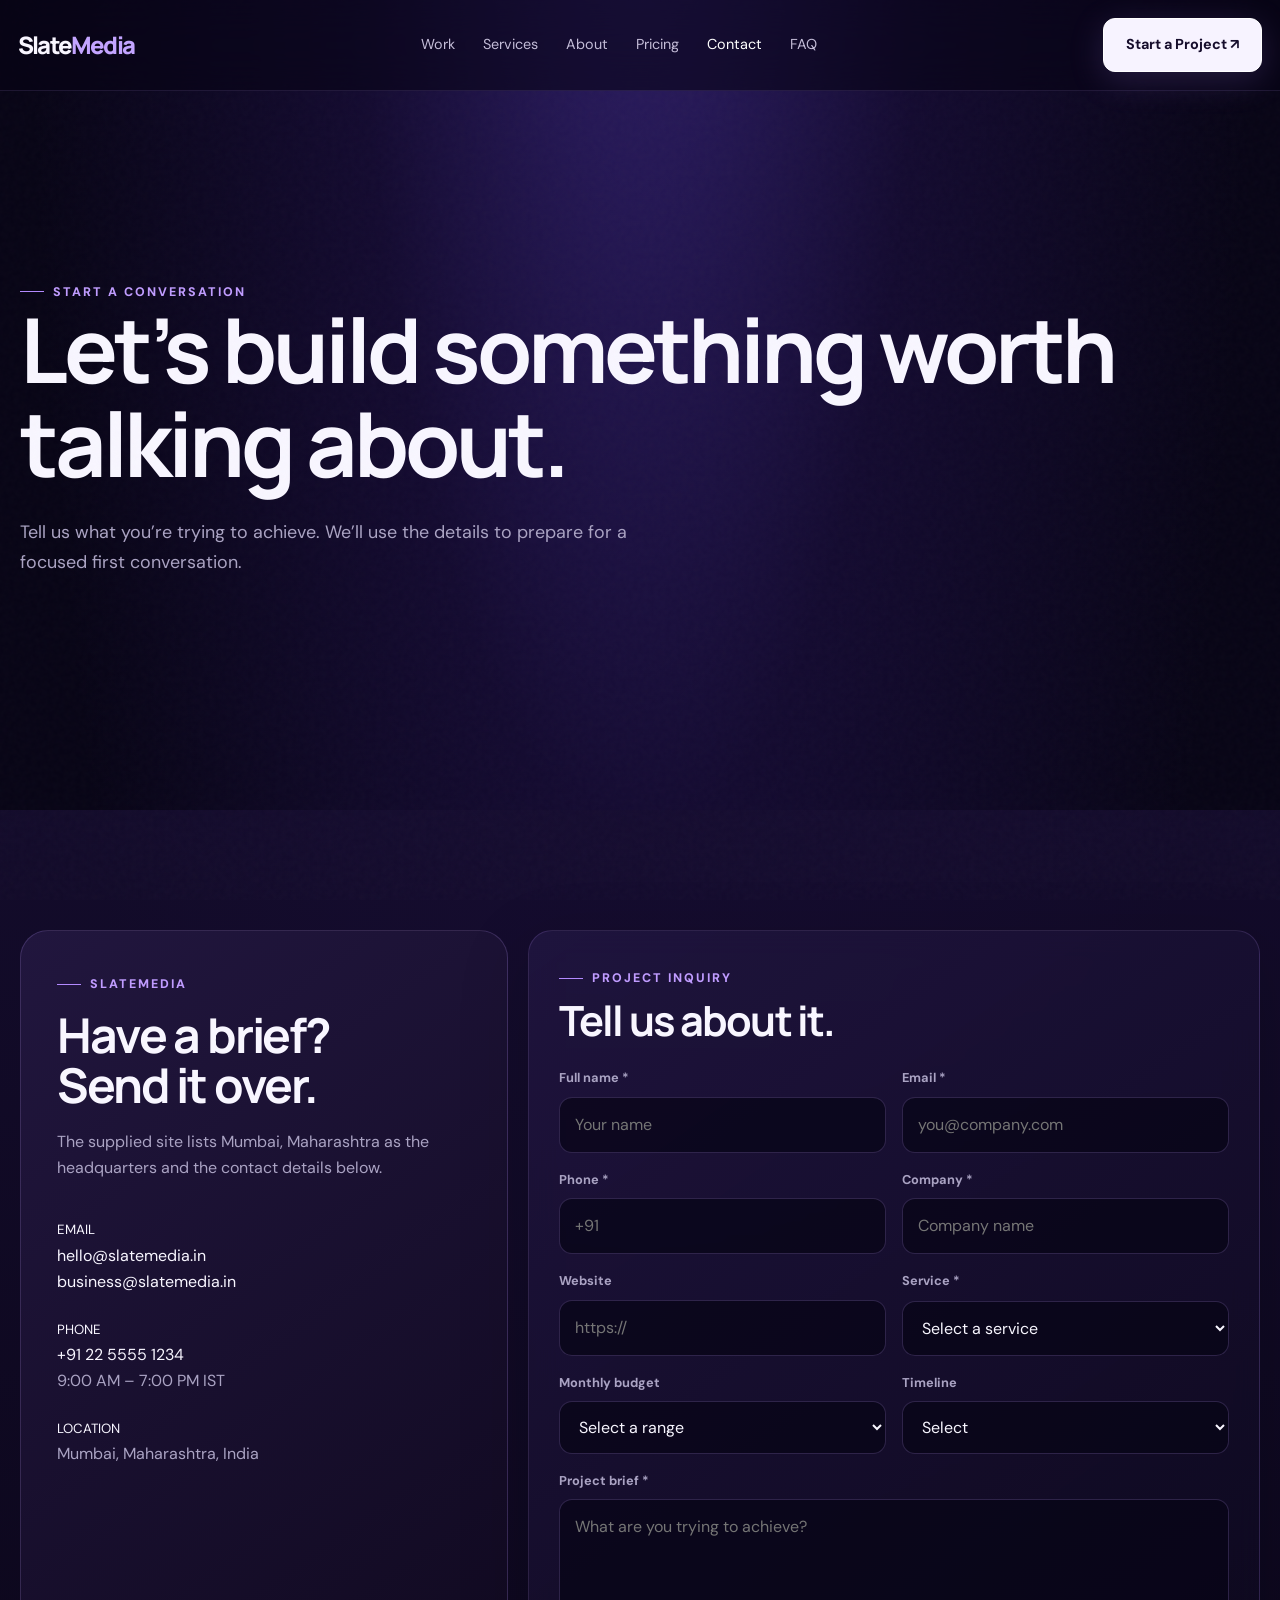
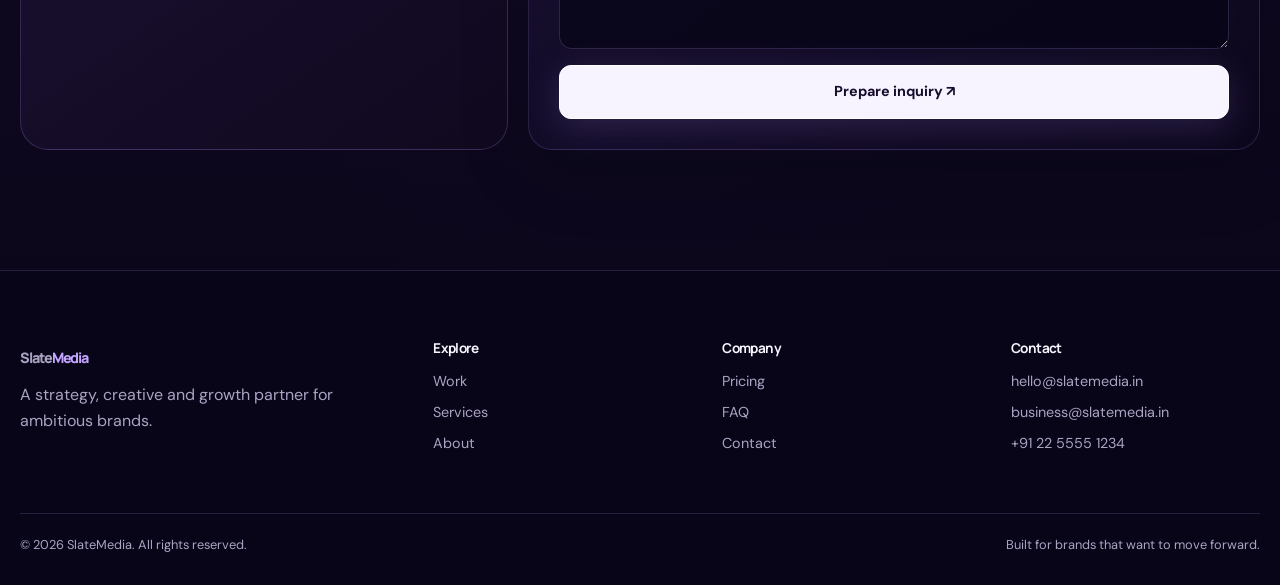
<file: SlateMedia-2.0/contact.html>
<!doctype html><html lang="en"><head><meta charset="utf-8"><meta name="viewport" content="width=device-width,initial-scale=1"><meta name="description" content="SlateMedia — premium digital marketing, creative and growth partner."><title>Contact — SlateMedia</title><link rel="stylesheet" href="css/style.css"></head><body><nav class="navbar"><div class="navbar-content"><a class="logo" href="index.html">Slate<span>Media</span></a><div class="nav-menu"><a href="index.html" class="">Work</a><a href="services.html" class="">Services</a><a href="about.html" class="">About</a><a href="pricing.html" class="">Pricing</a><a href="contact.html" class="active">Contact</a><a href="faq.html" class="">FAQ</a></div><div class="nav-actions"><a class="btn btn-primary" href="contact.html">Start a Project ↗</a><button class="mobile-menu-btn"><span></span><span></span><span></span></button></div></div></nav><div class="mobile-menu"><a href="index.html" class="">Work</a><a href="services.html" class="">Services</a><a href="about.html" class="">About</a><a href="pricing.html" class="">Pricing</a><a href="contact.html" class="active">Contact</a><a href="faq.html" class="">FAQ</a><a class="btn btn-primary" href="contact.html">Start a Project ↗</a></div><main><section class="hero"><div class="container"><div class="hero-copy reveal"><span class="eyebrow">Start a conversation</span><h1>Let’s build something worth talking about.</h1><p>Tell us what you’re trying to achieve. We’ll use the details to prepare for a focused first conversation.</p></div></div></section><section class="section alt"><div class="container"><div class="form-shell"><div class="contact-panel reveal"><span class="eyebrow">SlateMedia</span><h2 style="font-size:3rem;margin-top:15px">Have a brief?<br>Send it over.</h2><p style="margin-top:18px">The supplied site lists Mumbai, Maharashtra as the headquarters and the contact details below.</p><div class="contact-list"><div><small class="muted">EMAIL</small><a href="mailto:hello@slatemedia.in">hello@slatemedia.in</a><a href="mailto:business@slatemedia.in">business@slatemedia.in</a></div><div><small class="muted">PHONE</small><a href="tel:+912255551234">+91 22 5555 1234</a><p>9:00 AM – 7:00 PM IST</p></div><div><small class="muted">LOCATION</small><p>Mumbai, Maharashtra, India</p></div></div></div><div class="card reveal"><div class="section-head" style="margin-bottom:25px"><div><span class="eyebrow">Project inquiry</span><h2 style="font-size:2.6rem;margin-top:10px">Tell us about it.</h2></div></div><p id="packageNote" class="muted" style="margin-bottom:18px"></p><form id="contactForm"><input type="hidden" id="selectedPackage" name="selectedPackage"><div class="form-row"><div class="field"><label>Full name *</label><input id="fullName" name="fullName" required placeholder="Your name"></div><div class="field"><label>Email *</label><input id="email" name="email" type="email" required placeholder="you@company.com"></div></div><div class="form-row"><div class="field"><label>Phone *</label><input id="phone" name="phone" required placeholder="+91"></div><div class="field"><label>Company *</label><input id="company" name="company" required placeholder="Company name"></div></div><div class="form-row"><div class="field"><label>Website</label><input id="website" name="website" type="url" placeholder="https://"></div><div class="field"><label>Service *</label><select id="service" name="service" required><option value="">Select a service</option><option value="social-media">Social Media Marketing</option><option value="performance-marketing">Performance Marketing</option><option value="seo">SEO</option><option value="branding">Branding</option><option value="content-marketing">Content Marketing</option><option value="web-design">Web Design & Development</option></select></div></div><div class="form-row"><div class="field"><label>Monthly budget</label><select id="budget" name="budget"><option value="">Select a range</option><option>₹25K–₹50K</option><option>₹50K–₹1L</option><option>₹1L–₹2L</option><option>₹2L+</option><option>Not sure yet</option></select></div><div class="field"><label>Timeline</label><select id="timeline" name="timeline"><option value="">Select</option><option>ASAP</option><option>2–4 weeks</option><option>1–3 months</option><option>Flexible</option></select></div></div><div class="field"><label>Project brief *</label><textarea id="message" name="message" required placeholder="What are you trying to achieve?"></textarea></div><div id="formMessage" class="form-message"></div><button class="btn btn-primary" type="submit">Prepare inquiry ↗</button></form></div></div></div></section></main><footer><div class="container"><div class="footer-grid"><div><a class="logo" href="index.html">Slate<span>Media</span></a><p style="margin-top:15px;max-width:330px">A strategy, creative and growth partner for ambitious brands.</p></div><div><h4>Explore</h4><a href="index.html">Work</a><a href="services.html">Services</a><a href="about.html">About</a></div><div><h4>Company</h4><a href="pricing.html">Pricing</a><a href="faq.html">FAQ</a><a href="contact.html">Contact</a></div><div><h4>Contact</h4><a href="mailto:hello@slatemedia.in">hello@slatemedia.in</a><a href="mailto:business@slatemedia.in">business@slatemedia.in</a><a href="tel:+912255551234">+91 22 5555 1234</a></div></div><div class="footer-bottom"><span>© 2026 SlateMedia. All rights reserved.</span><span>Built for brands that want to move forward.</span></div></div></footer><script src="js/main.js"></script></body></html>
</file>
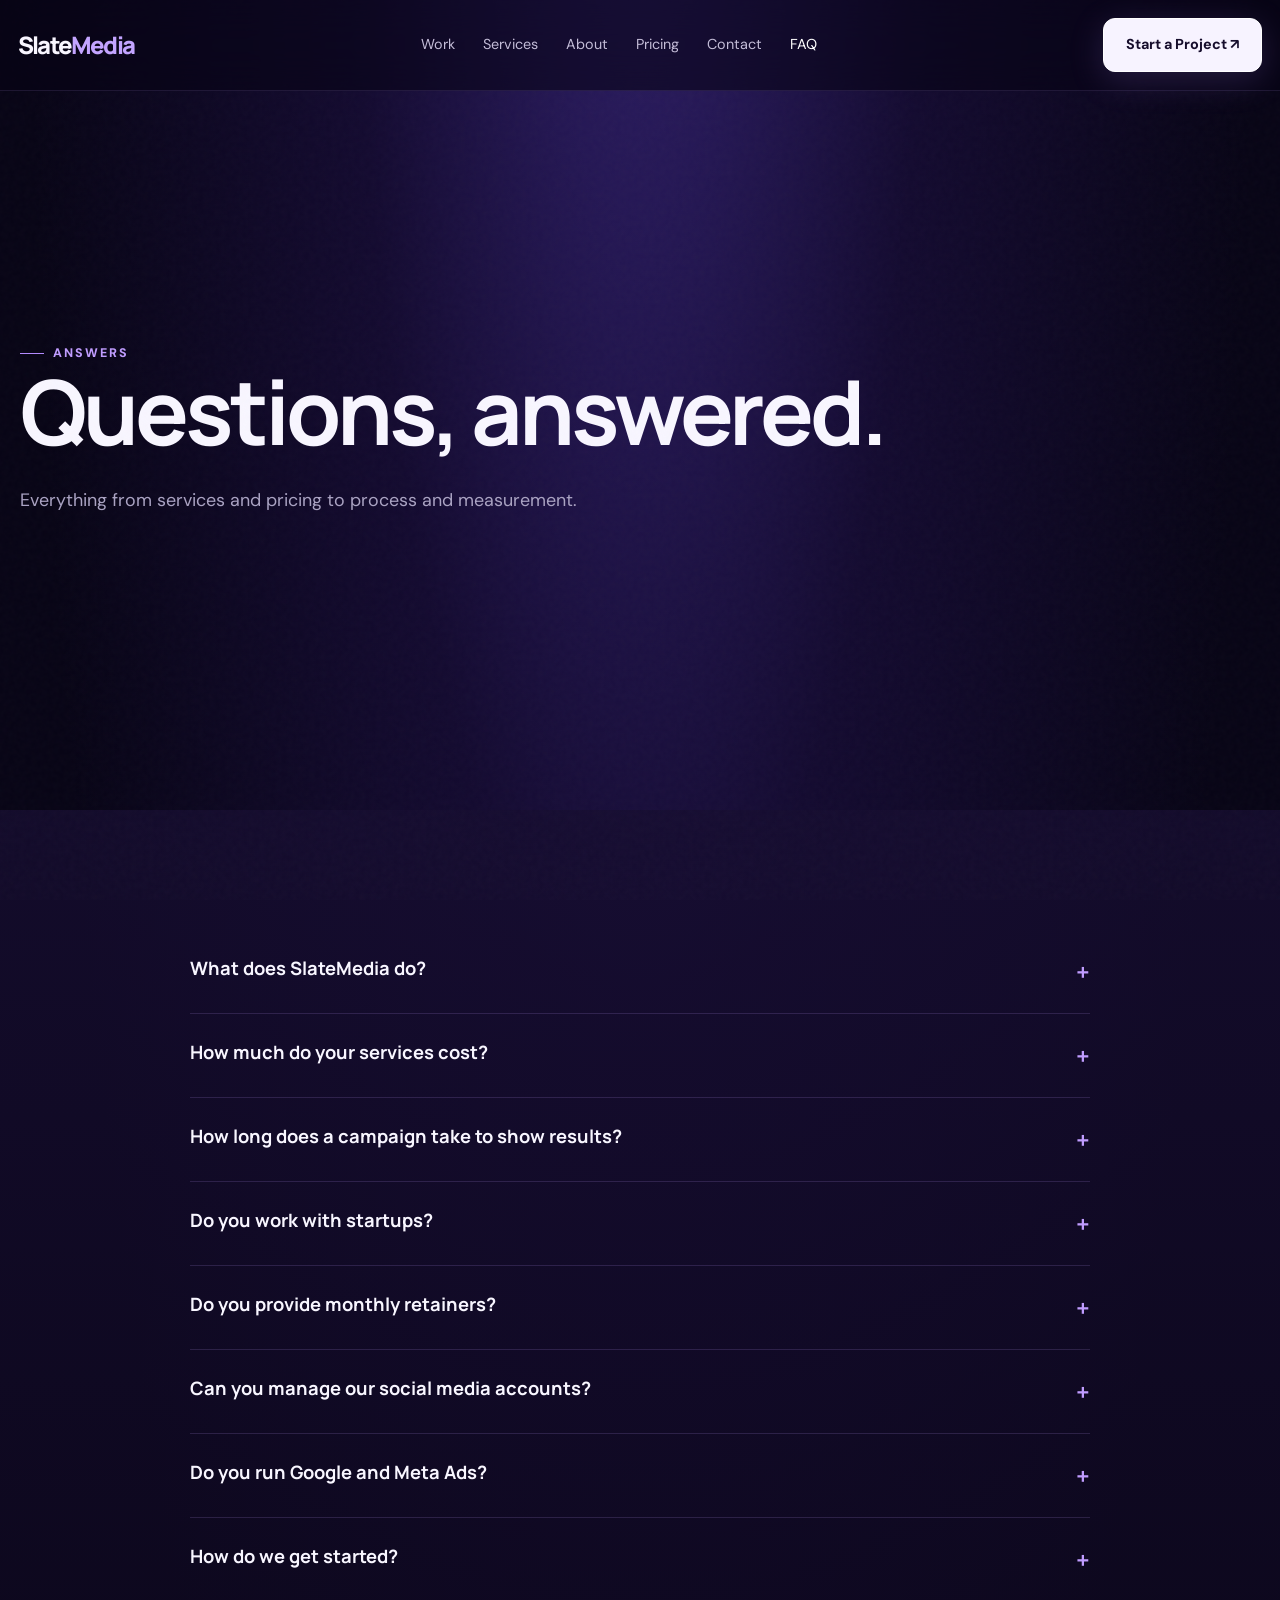
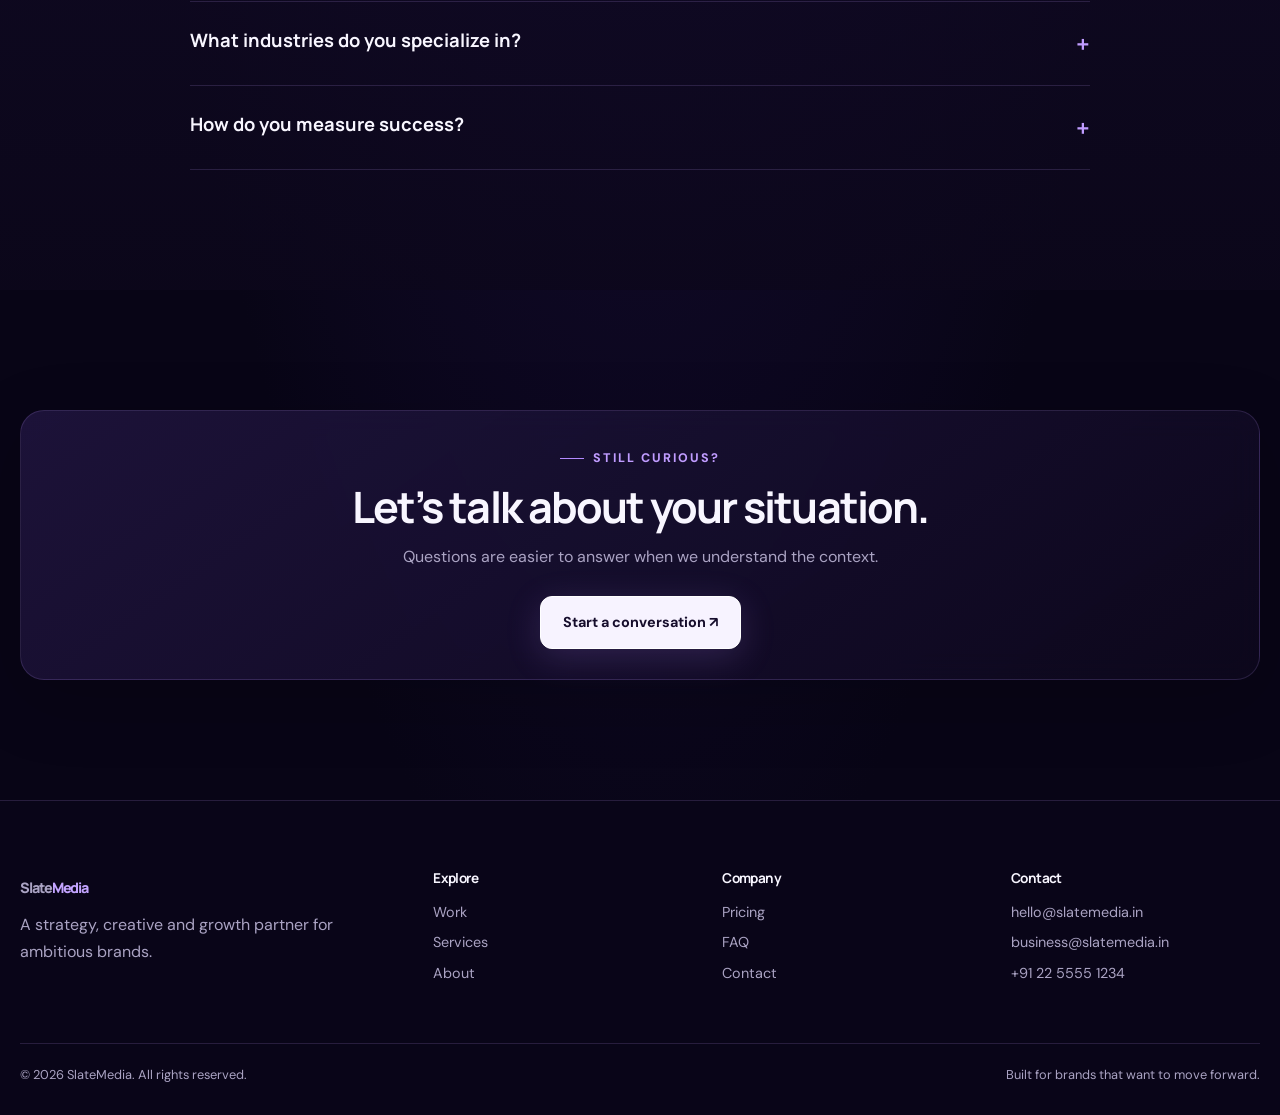
<file: SlateMedia-2.0/faq.html>
<!doctype html><html lang="en"><head><meta charset="utf-8"><meta name="viewport" content="width=device-width,initial-scale=1"><meta name="description" content="SlateMedia — premium digital marketing, creative and growth partner."><title>FAQ — SlateMedia</title><link rel="stylesheet" href="css/style.css"></head><body><nav class="navbar"><div class="navbar-content"><a class="logo" href="index.html">Slate<span>Media</span></a><div class="nav-menu"><a href="index.html" class="">Work</a><a href="services.html" class="">Services</a><a href="about.html" class="">About</a><a href="pricing.html" class="">Pricing</a><a href="contact.html" class="">Contact</a><a href="faq.html" class="active">FAQ</a></div><div class="nav-actions"><a class="btn btn-primary" href="contact.html">Start a Project ↗</a><button class="mobile-menu-btn"><span></span><span></span><span></span></button></div></div></nav><div class="mobile-menu"><a href="index.html" class="">Work</a><a href="services.html" class="">Services</a><a href="about.html" class="">About</a><a href="pricing.html" class="">Pricing</a><a href="contact.html" class="">Contact</a><a href="faq.html" class="active">FAQ</a><a class="btn btn-primary" href="contact.html">Start a Project ↗</a></div><main><section class="hero"><div class="container"><div class="hero-copy reveal"><span class="eyebrow">Answers</span><h1>Questions, answered.</h1><p>Everything from services and pricing to process and measurement.</p></div></div></section><section class="section alt"><div class="container"><div class="faq reveal"><div class='faq-item'><button class='faq-q'>What does SlateMedia do?<span>+</span></button><div class='faq-a'><div><p style='padding:0 0 25px'>SlateMedia is positioned as a premium digital marketing agency covering Social Media Marketing, Performance Marketing, SEO, Branding, Content Marketing, and Web Design & Development.</p></div></div></div><div class='faq-item'><button class='faq-q'>How much do your services cost?<span>+</span></button><div class='faq-a'><div><p style='padding:0 0 25px'>The supplied pricing model starts at ₹25,000/month for Starter, ₹75,000/month for Growth and ₹150,000/month for Scale. Custom plans are also available.</p></div></div></div><div class='faq-item'><button class='faq-q'>How long does a campaign take to show results?<span>+</span></button><div class='faq-a'><div><p style='padding:0 0 25px'>The supplied site notes that paid advertising can show initial results within days, while SEO and brand-building efforts generally require a longer runway. Actual timelines depend on goals, market and execution.</p></div></div></div><div class='faq-item'><button class='faq-q'>Do you work with startups?<span>+</span></button><div class='faq-a'><div><p style='padding:0 0 25px'>Yes. The supplied site says SlateMedia works with businesses from funded startups to established enterprises.</p></div></div></div><div class='faq-item'><button class='faq-q'>Do you provide monthly retainers?<span>+</span></button><div class='faq-a'><div><p style='padding:0 0 25px'>Yes. The supplied site describes its services as monthly retainers designed around consistent execution, optimization and accountability.</p></div></div></div><div class='faq-item'><button class='faq-q'>Can you manage our social media accounts?<span>+</span></button><div class='faq-a'><div><p style='padding:0 0 25px'>Yes. The service offering includes strategy, content creation, community management, paid advertising and analytics across major social platforms.</p></div></div></div><div class='faq-item'><button class='faq-q'>Do you run Google and Meta Ads?<span>+</span></button><div class='faq-a'><div><p style='padding:0 0 25px'>Yes. Performance Marketing includes Google Ads and Meta Ads management in the supplied service offering.</p></div></div></div><div class='faq-item'><button class='faq-q'>How do we get started?<span>+</span></button><div class='faq-a'><div><p style='padding:0 0 25px'>The supplied process is: submit a project inquiry, schedule a discovery call, receive a customized proposal and strategy, then begin onboarding and campaign launch.</p></div></div></div><div class='faq-item'><button class='faq-q'>What industries do you specialize in?<span>+</span></button><div class='faq-a'><div><p style='padding:0 0 25px'>The supplied site lists e-commerce, technology, finance, healthcare, luxury goods, professional services and consumer brands, while noting that the approach is adaptable.</p></div></div></div><div class='faq-item'><button class='faq-q'>How do you measure success?<span>+</span></button><div class='faq-a'><div><p style='padding:0 0 25px'>The supplied site lists business-specific KPIs such as ROI, ROAS, conversion rate, lead quality, organic traffic, engagement and revenue growth.</p></div></div></div></div></div></section><section class="section"><div class="container"><div class="card" style="text-align:center"><span class="eyebrow">Still curious?</span><h2 style="font-size:2.7rem;margin:15px 0">Let’s talk about your situation.</h2><p>Questions are easier to answer when we understand the context.</p><a class="btn btn-primary" style="margin-top:25px" href="contact.html">Start a conversation ↗</a></div></div></section></main><footer><div class="container"><div class="footer-grid"><div><a class="logo" href="index.html">Slate<span>Media</span></a><p style="margin-top:15px;max-width:330px">A strategy, creative and growth partner for ambitious brands.</p></div><div><h4>Explore</h4><a href="index.html">Work</a><a href="services.html">Services</a><a href="about.html">About</a></div><div><h4>Company</h4><a href="pricing.html">Pricing</a><a href="faq.html">FAQ</a><a href="contact.html">Contact</a></div><div><h4>Contact</h4><a href="mailto:hello@slatemedia.in">hello@slatemedia.in</a><a href="mailto:business@slatemedia.in">business@slatemedia.in</a><a href="tel:+912255551234">+91 22 5555 1234</a></div></div><div class="footer-bottom"><span>© 2026 SlateMedia. All rights reserved.</span><span>Built for brands that want to move forward.</span></div></div></footer><script src="js/main.js"></script></body></html>
</file>
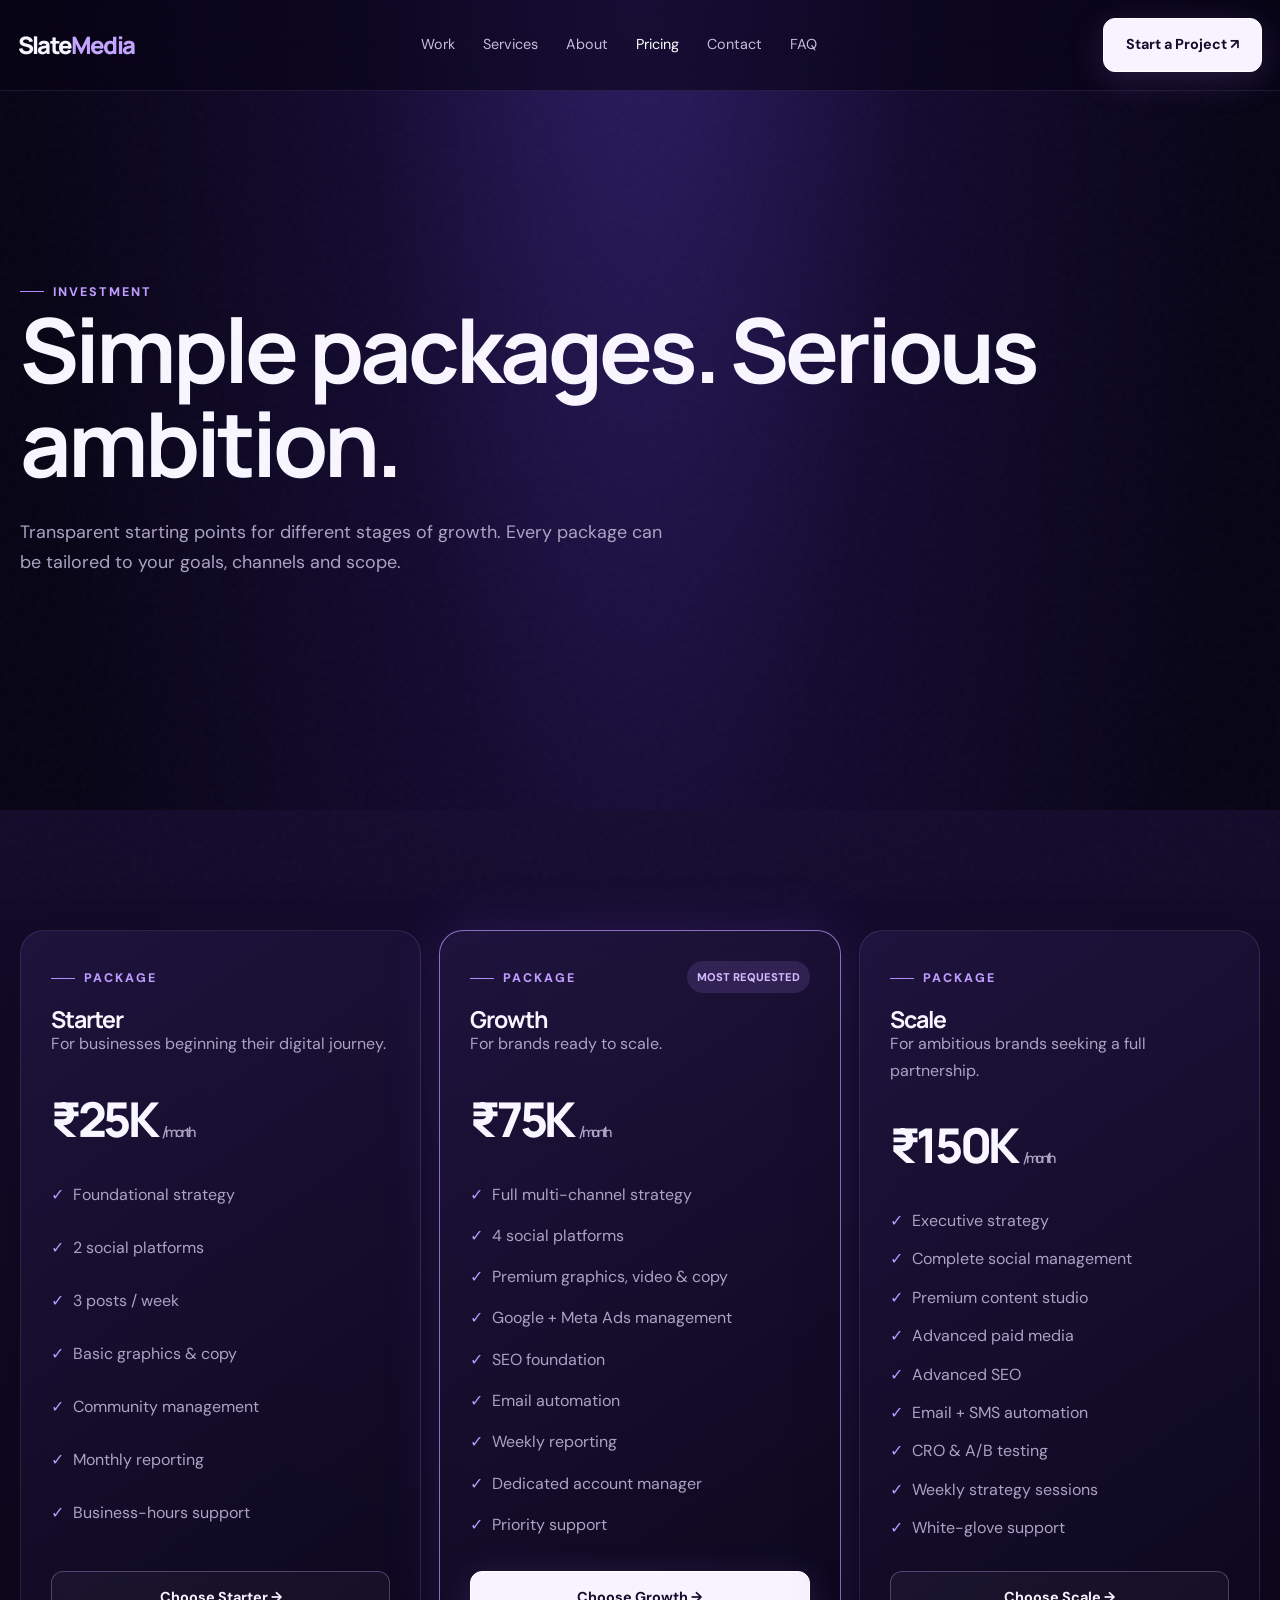
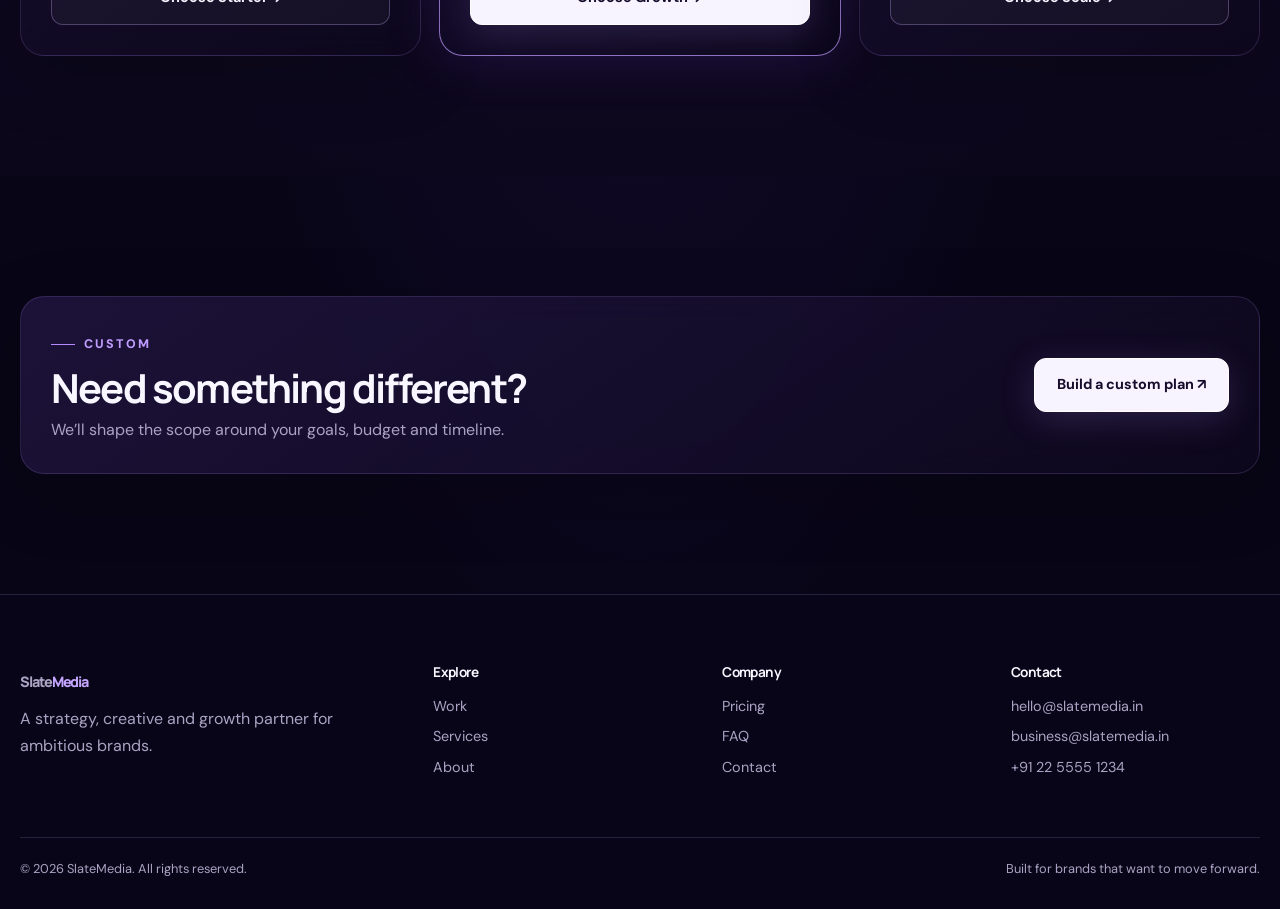
<file: SlateMedia-2.0/pricing.html>
<!doctype html><html lang="en"><head><meta charset="utf-8"><meta name="viewport" content="width=device-width,initial-scale=1"><meta name="description" content="SlateMedia — premium digital marketing, creative and growth partner."><title>Pricing — SlateMedia</title><link rel="stylesheet" href="css/style.css"></head><body><nav class="navbar"><div class="navbar-content"><a class="logo" href="index.html">Slate<span>Media</span></a><div class="nav-menu"><a href="index.html" class="">Work</a><a href="services.html" class="">Services</a><a href="about.html" class="">About</a><a href="pricing.html" class="active">Pricing</a><a href="contact.html" class="">Contact</a><a href="faq.html" class="">FAQ</a></div><div class="nav-actions"><a class="btn btn-primary" href="contact.html">Start a Project ↗</a><button class="mobile-menu-btn"><span></span><span></span><span></span></button></div></div></nav><div class="mobile-menu"><a href="index.html" class="">Work</a><a href="services.html" class="">Services</a><a href="about.html" class="">About</a><a href="pricing.html" class="active">Pricing</a><a href="contact.html" class="">Contact</a><a href="faq.html" class="">FAQ</a><a class="btn btn-primary" href="contact.html">Start a Project ↗</a></div><main><section class="hero"><div class="container"><div class="hero-copy reveal"><span class="eyebrow">Investment</span><h1>Simple packages. Serious ambition.</h1><p>Transparent starting points for different stages of growth. Every package can be tailored to your goals, channels and scope.</p></div></div></section><section class="section alt"><div class="container"><div class="pricing-grid"><div class="card price-card  reveal"><div class="price-top"><div><span class="eyebrow">Package</span><h3 style="margin-top:18px">Starter</h3></div></div><p>For businesses beginning their digital journey.</p><div class="price">₹25K <small>/ month</small></div><ul class="feature-list"><li>Foundational strategy</li><li>2 social platforms</li><li>3 posts / week</li><li>Basic graphics & copy</li><li>Community management</li><li>Monthly reporting</li><li>Business-hours support</li></ul><a class="btn btn-ghost" href="contact.html?package=starter">Choose Starter →</a></div><div class="card price-card featured reveal"><div class="price-top"><div><span class="eyebrow">Package</span><h3 style="margin-top:18px">Growth</h3></div><span class='pill'>MOST REQUESTED</span></div><p>For brands ready to scale.</p><div class="price">₹75K <small>/ month</small></div><ul class="feature-list"><li>Full multi-channel strategy</li><li>4 social platforms</li><li>Premium graphics, video & copy</li><li>Google + Meta Ads management</li><li>SEO foundation</li><li>Email automation</li><li>Weekly reporting</li><li>Dedicated account manager</li><li>Priority support</li></ul><a class="btn btn-primary" href="contact.html?package=growth">Choose Growth →</a></div><div class="card price-card  reveal"><div class="price-top"><div><span class="eyebrow">Package</span><h3 style="margin-top:18px">Scale</h3></div></div><p>For ambitious brands seeking a full partnership.</p><div class="price">₹150K <small>/ month</small></div><ul class="feature-list"><li>Executive strategy</li><li>Complete social management</li><li>Premium content studio</li><li>Advanced paid media</li><li>Advanced SEO</li><li>Email + SMS automation</li><li>CRO & A/B testing</li><li>Weekly strategy sessions</li><li>White-glove support</li></ul><a class="btn btn-ghost" href="contact.html?package=scale">Choose Scale →</a></div></div></div></section><section class="section"><div class="container"><div class="card reveal" style="display:flex;justify-content:space-between;align-items:center;gap:25px;flex-wrap:wrap"><div><span class="eyebrow">Custom</span><h2 style="font-size:2.5rem;margin-top:12px">Need something different?</h2><p style="margin-top:8px">We’ll shape the scope around your goals, budget and timeline.</p></div><a class="btn btn-primary" href="contact.html?package=custom">Build a custom plan ↗</a></div></div></section></main><footer><div class="container"><div class="footer-grid"><div><a class="logo" href="index.html">Slate<span>Media</span></a><p style="margin-top:15px;max-width:330px">A strategy, creative and growth partner for ambitious brands.</p></div><div><h4>Explore</h4><a href="index.html">Work</a><a href="services.html">Services</a><a href="about.html">About</a></div><div><h4>Company</h4><a href="pricing.html">Pricing</a><a href="faq.html">FAQ</a><a href="contact.html">Contact</a></div><div><h4>Contact</h4><a href="mailto:hello@slatemedia.in">hello@slatemedia.in</a><a href="mailto:business@slatemedia.in">business@slatemedia.in</a><a href="tel:+912255551234">+91 22 5555 1234</a></div></div><div class="footer-bottom"><span>© 2026 SlateMedia. All rights reserved.</span><span>Built for brands that want to move forward.</span></div></div></footer><script src="js/main.js"></script></body></html>
</file>
<file: SlateMedia-2.0/css/style.css>
@import url('https://fonts.googleapis.com/css2?family=DM+Sans:wght@400;500;600;700&family=Manrope:wght@500;600;700;800&display=swap');
:root{--bg:#08090b;--bg2:#0d0f12;--surface:#111419;--text:#f4f5f7;--muted:#9ca3af;--line:rgba(255,255,255,.1);--accent:#d8ff62;--max:1240px;--radius:24px}
*{box-sizing:border-box;margin:0;padding:0}html{scroll-behavior:smooth}body{font-family:"DM Sans",sans-serif;background:var(--bg);color:var(--text);line-height:1.65;overflow-x:hidden}body.light{--bg:#f6f7f4;--bg2:#fff;--surface:#fff;--text:#10120f;--muted:#5e665c;--line:rgba(0,0,0,.1)}a{color:inherit;text-decoration:none}img{max-width:100%;display:block}button,input,select,textarea{font:inherit}button{cursor:pointer}.container{width:min(var(--max),calc(100% - 40px));margin:auto}.section{padding:120px 0}.section.alt{background:var(--bg2)}.eyebrow{display:inline-flex;align-items:center;gap:9px;color:var(--accent);font-size:.78rem;font-weight:800;letter-spacing:.16em;text-transform:uppercase}.eyebrow:before{content:"";width:24px;height:1px;background:var(--accent)}h1,h2,h3,h4{font-family:Manrope,sans-serif;line-height:1.05;letter-spacing:-.045em}h1{font-size:clamp(3.4rem,7vw,7.5rem)}h2{font-size:clamp(2.3rem,4.5vw,4.8rem)}h3{font-size:1.45rem}p{color:var(--muted)}.section-head{display:flex;justify-content:space-between;align-items:end;gap:30px;margin-bottom:55px}.section-head p{max-width:560px}
.navbar{position:fixed;top:0;left:0;right:0;z-index:1000;padding:18px 0;background:rgba(8,9,11,.68);backdrop-filter:blur(20px);border-bottom:1px solid transparent;transition:.3s}.navbar.scrolled{border-color:var(--line);background:rgba(8,9,11,.88)}.navbar-content{width:min(1340px,calc(100% - 36px));margin:auto;display:flex;align-items:center;justify-content:space-between;gap:20px}.logo{font:800 1.35rem Manrope;letter-spacing:-.06em}.logo span{color:var(--accent)}.nav-menu{display:flex;gap:28px;align-items:center}.nav-menu a{font-size:.9rem;color:var(--muted);transition:.25s}.nav-menu a:hover,.nav-menu a.active{color:var(--text)}.nav-actions{display:flex;align-items:center;gap:10px}.icon-btn{width:42px;height:42px;border:1px solid var(--line);background:transparent;color:var(--text);border-radius:50%}.btn{display:inline-flex;align-items:center;justify-content:center;gap:9px;padding:13px 19px;border-radius:999px;border:1px solid var(--line);font-weight:700;font-size:.9rem;transition:.25s}.btn:hover{transform:translateY(-2px)}.btn-primary{background:var(--accent);color:#10120b;border-color:var(--accent)}.btn-ghost{background:rgba(255,255,255,.035)}.mobile-menu-btn{display:none;background:transparent;border:0;color:var(--text);width:42px;height:42px}.mobile-menu-btn span{display:block;width:22px;height:2px;background:currentColor;margin:5px auto}.mobile-menu{display:none}
.hero{min-height:90vh;display:flex;align-items:center;padding:150px 0 80px;position:relative}.hero-grid{display:grid;grid-template-columns:1.05fr .95fr;gap:70px;align-items:center}.hero-copy p{font-size:1.12rem;max-width:650px;margin:28px 0}.hero-actions{display:flex;flex-wrap:wrap;gap:12px}.hero-visual{position:relative;min-height:540px}.hero-card{position:absolute;inset:30px 0 0 20px;border:1px solid var(--line);border-radius:32px;overflow:hidden;background:#101217;box-shadow:0 30px 90px rgba(0,0,0,.38)}.hero-card img{width:100%;height:100%;object-fit:cover;opacity:.62}.hero-card:after{content:"";position:absolute;inset:0;background:linear-gradient(145deg,transparent 35%,rgba(216,255,98,.12))}.floating-stat{position:absolute;z-index:2;padding:20px;border:1px solid var(--line);background:rgba(13,15,18,.86);backdrop-filter:blur(16px);border-radius:18px}.floating-stat.one{top:5%;right:-5%}.floating-stat.two{bottom:6%;left:-6%}.floating-stat strong{font:800 2rem Manrope;display:block}.floating-stat span{font-size:.78rem;color:var(--muted)}.marquee{border-block:1px solid var(--line);overflow:hidden;white-space:nowrap}.marquee-track{display:inline-flex;gap:60px;padding:22px 0;animation:marquee 25s linear infinite}.marquee b{font:800 1rem Manrope;color:#707782;letter-spacing:.08em}@keyframes marquee{to{transform:translateX(-50%)}}
.grid-3{display:grid;grid-template-columns:repeat(3,1fr);gap:18px}.grid-2{display:grid;grid-template-columns:repeat(2,1fr);gap:18px}.card{background:var(--surface);border:1px solid var(--line);border-radius:var(--radius);padding:30px;transition:.3s}.card:hover{transform:translateY(-5px);border-color:rgba(216,255,98,.28);box-shadow:0 30px 90px rgba(0,0,0,.25)}.service-card{min-height:310px;display:flex;flex-direction:column;justify-content:space-between}.service-no{font:700 .75rem Manrope;color:var(--accent);letter-spacing:.15em}.service-card h3{margin:35px 0 10px;font-size:1.65rem}.service-card .arrow{font-size:1.4rem;color:var(--accent);align-self:flex-end}.stat-grid{display:grid;grid-template-columns:repeat(4,1fr);border:1px solid var(--line);border-radius:28px;overflow:hidden}.stat{padding:38px;border-right:1px solid var(--line)}.stat:last-child{border-right:0}.stat strong{font:800 clamp(2rem,4vw,4rem) Manrope;display:block;letter-spacing:-.07em}.stat span{color:var(--muted)}
.work-grid{display:grid;grid-template-columns:repeat(2,1fr);gap:24px}.work-card{overflow:hidden;border:1px solid var(--line);border-radius:28px;background:var(--surface);transition:.3s}.work-card:hover{transform:translateY(-5px);box-shadow:0 30px 90px rgba(0,0,0,.35)}.work-image{height:360px;position:relative;overflow:hidden}.work-image img{width:100%;height:100%;object-fit:cover;transition:.7s}.work-card:hover .work-image img{transform:scale(1.05)}.tag{position:absolute;left:18px;top:18px;padding:8px 11px;border-radius:999px;background:rgba(8,9,11,.72);backdrop-filter:blur(10px);font-size:.72rem;border:1px solid var(--line)}.work-content{padding:28px}.work-content h3{margin-bottom:8px}.work-content p{margin-bottom:18px}.work-link{font-weight:700;color:var(--accent)}.process{display:grid;grid-template-columns:repeat(6,1fr);gap:12px}.process .card{padding:22px}.process-no{color:var(--accent);font-weight:800;font-size:.8rem}.process h3{margin:22px 0 8px;font-size:1.15rem}.split{display:grid;grid-template-columns:1fr 1fr;gap:60px;align-items:center}.image-panel{min-height:560px;border-radius:30px;overflow:hidden;border:1px solid var(--line)}.image-panel img{width:100%;height:100%;object-fit:cover}.list{display:grid;gap:15px;margin-top:28px}.list li{list-style:none;display:flex;gap:12px;color:var(--muted)}.list li:before{content:"↗";color:var(--accent)}
.pricing-grid{display:grid;grid-template-columns:repeat(3,1fr);gap:18px}.price-card{display:flex;flex-direction:column}.price-card.featured{border-color:rgba(216,255,98,.45)}.price-top{display:flex;justify-content:space-between;align-items:start}.pill{padding:7px 10px;background:rgba(216,255,98,.12);color:var(--accent);border-radius:999px;font-size:.7rem;font-weight:800}.price{font:800 3rem Manrope;letter-spacing:-.07em;margin:28px 0 6px}.price small{font:500 .9rem "DM Sans";color:var(--muted)}.feature-list{display:grid;gap:12px;margin:25px 0 30px;flex:1}.feature-list li{list-style:none;color:var(--muted)}.feature-list li:before{content:"✓";color:var(--accent);margin-right:9px}
.faq{max-width:900px;margin:auto}.faq-item{border-bottom:1px solid var(--line)}.faq-q{width:100%;padding:25px 0;background:none;border:0;color:var(--text);display:flex;justify-content:space-between;text-align:left;gap:20px;font:700 1.15rem Manrope}.faq-q span{color:var(--accent);font-size:1.5rem;transition:.3s}.faq-a{display:grid;grid-template-rows:0fr;transition:.35s}.faq-a>div{overflow:hidden}.faq-item.open .faq-a{grid-template-rows:1fr}.faq-item.open .faq-q span{transform:rotate(45deg)}
.form-shell{display:grid;grid-template-columns:.8fr 1.2fr;gap:20px}.contact-panel{background:linear-gradient(145deg,#14171c,#0c0e11);border:1px solid var(--line);border-radius:28px;padding:36px}.contact-list{display:grid;gap:20px;margin-top:35px}.contact-list a{display:block}.contact-list a:hover{color:var(--accent)}form{display:grid;gap:16px}.form-row{display:grid;grid-template-columns:1fr 1fr;gap:16px}.field{display:grid;gap:8px}.field label{font-size:.8rem;color:var(--muted);font-weight:700}.field input,.field select,.field textarea{width:100%;background:var(--surface);color:var(--text);border:1px solid var(--line);border-radius:13px;padding:14px 15px;outline:none}.field textarea{min-height:150px;resize:vertical}.field input:focus,.field select:focus,.field textarea:focus{border-color:rgba(216,255,98,.6)}.form-message{display:none;padding:14px;border-radius:12px;background:rgba(216,255,98,.1);color:var(--accent);border:1px solid rgba(216,255,98,.25)}
.filterbar{display:flex;gap:9px;flex-wrap:wrap;margin-bottom:40px}.filter{background:transparent;color:var(--muted);border:1px solid var(--line);padding:10px 14px;border-radius:999px}.filter.active,.filter:hover{background:var(--text);color:var(--bg)}.modal{position:fixed;inset:0;background:rgba(0,0,0,.75);backdrop-filter:blur(10px);z-index:2000;display:none;align-items:center;justify-content:center;padding:20px}.modal.show{display:flex}.modal-box{width:min(850px,100%);max-height:90vh;overflow:auto;background:var(--surface);border:1px solid var(--line);border-radius:28px;padding:35px;position:relative}.modal-close{position:absolute;right:18px;top:18px}
footer{padding:70px 0 30px;border-top:1px solid var(--line);background:var(--bg2)}.footer-grid{display:grid;grid-template-columns:1.5fr repeat(3,1fr);gap:40px}.footer-grid h4{font-size:.85rem;margin-bottom:15px}.footer-grid a{display:block;color:var(--muted);margin:7px 0;font-size:.9rem}.footer-grid a:hover{color:var(--text)}.footer-bottom{margin-top:50px;padding-top:20px;border-top:1px solid var(--line);display:flex;justify-content:space-between;color:var(--muted);font-size:.8rem}.reveal{opacity:0;transform:translateY(25px);transition:.8s ease}.reveal.visible{opacity:1;transform:none}.cursor-glow{position:fixed;width:280px;height:280px;border-radius:50%;background:rgba(216,255,98,.06);filter:blur(40px);pointer-events:none;z-index:-1;transform:translate(-50%,-50%)}
@media(max-width:1050px){.nav-menu{gap:16px}.process{grid-template-columns:repeat(3,1fr)}.hero-grid,.split,.form-shell{grid-template-columns:1fr}.hero-visual{min-height:480px}.floating-stat.two{left:0}.floating-stat.one{right:0}.pricing-grid{grid-template-columns:1fr}.stat-grid{grid-template-columns:repeat(2,1fr)}.stat:nth-child(2){border-right:0}.stat:nth-child(-n+2){border-bottom:1px solid var(--line)}}
@media(max-width:760px){.container{width:min(100% - 28px,1240px)}.section{padding:80px 0}.nav-menu,.nav-actions .btn{display:none}.mobile-menu-btn{display:block}.mobile-menu{position:fixed;top:78px;left:14px;right:14px;background:rgba(17,20,25,.96);backdrop-filter:blur(20px);border:1px solid var(--line);border-radius:18px;padding:10px;z-index:999;display:none}.mobile-menu.open{display:grid}.mobile-menu a{padding:13px 14px;color:var(--muted);border-radius:10px}.mobile-menu a.active,.mobile-menu a:hover{background:rgba(255,255,255,.06);color:var(--text)}h1{font-size:clamp(3rem,14vw,5rem)}.hero{padding-top:125px}.hero-visual{min-height:380px}.hero-card{inset:10px 0 0}.grid-3,.grid-2,.work-grid{grid-template-columns:1fr}.process{grid-template-columns:1fr 1fr}.stat-grid{grid-template-columns:1fr}.stat{border-right:0!important;border-bottom:1px solid var(--line)!important}.stat:last-child{border-bottom:0!important}.form-row{grid-template-columns:1fr}.footer-grid{grid-template-columns:1fr 1fr}.footer-grid>div:first-child{grid-column:1/-1}.footer-bottom{flex-direction:column;gap:8px}.section-head{display:block}.section-head p{margin-top:15px}.work-image{height:280px}}


/* =========================================================
   SLATEMEDIA 2.0 — PURPLE FUTURE / 3D GROWTH EXPERIENCE
   ========================================================= */
:root{--bg:#080516;--bg2:#0d0820;--surface:rgba(23,15,48,.72);--text:#f8f6ff;--muted:#aaa3c3;--line:rgba(190,155,255,.16);--accent:#b89aff;--max:1240px;--radius:24px}
html{background:#080516}body{background:radial-gradient(ellipse at 50% -12%,#30206c 0%,#140b30 32%,#080516 68%);color:var(--text)}
body:before{content:"";position:fixed;inset:0;pointer-events:none;z-index:-1;opacity:.34;background-image:linear-gradient(rgba(166,125,255,.09) 1px,transparent 1px),linear-gradient(90deg,rgba(166,125,255,.09) 1px,transparent 1px);background-size:52px 52px;mask-image:linear-gradient(to bottom,black,transparent 88%)}
body:after{content:"";position:fixed;inset:0;pointer-events:none;z-index:10;opacity:.12;background-image:url("data:image/svg+xml,%3Csvg viewBox='0 0 180 180' xmlns='http://www.w3.org/2000/svg'%3E%3Cfilter id='n'%3E%3CfeTurbulence type='fractalNoise' baseFrequency='.9' numOctaves='3' stitchTiles='stitch'/%3E%3C/filter%3E%3Crect width='100%25' height='100%25' filter='url(%23n)' opacity='.2'/%3E%3C/svg%3E")}
.navbar{padding:18px 0;background:rgba(8,5,22,.58);border-bottom:1px solid rgba(190,155,255,.12);backdrop-filter:blur(24px)}.navbar.scrolled{background:rgba(8,5,22,.9);border-color:rgba(190,155,255,.2)}
.logo{font-size:1.5rem;letter-spacing:-.075em}.logo span{color:#c3a4ff}.nav-menu a{color:#c4bdd8}.nav-menu a:hover,.nav-menu a.active{color:#fff}.btn{border-radius:12px;padding:14px 22px}.btn-primary{background:#f7f3ff;color:#160d2c;border-color:#fff;box-shadow:0 8px 35px rgba(177,137,255,.18)}.btn-primary:hover{background:#c9adff;border-color:#c9adff;box-shadow:0 12px 42px rgba(177,137,255,.32)}.btn-ghost{border-color:rgba(205,180,255,.3);background:rgba(255,255,255,.035);color:#f7f2ff}.btn-ghost:hover{background:rgba(185,148,255,.12);border-color:#b99aff}
.hero-premium{min-height:900px;padding:112px 0 0;display:block;position:relative;overflow:hidden;isolation:isolate;background:radial-gradient(ellipse at 50% 77%,rgba(116,54,232,.65),transparent 34%),radial-gradient(ellipse at 50% 35%,rgba(50,35,117,.48),transparent 53%),linear-gradient(135deg,#09051a 0%,#100829 48%,#090518 100%)}
.hero-premium:before{content:"";position:absolute;inset:0;z-index:-2;background:linear-gradient(90deg,transparent 49.9%,rgba(177,139,255,.12) 50%,transparent 50.1%),linear-gradient(0deg,transparent 49.9%,rgba(177,139,255,.1) 50%,transparent 50.1%);background-size:80px 80px;opacity:.22;mask-image:radial-gradient(ellipse at center,black,transparent 78%)}
.hero-grid-bg{position:absolute;inset:0;z-index:-1;background-image:linear-gradient(rgba(173,137,255,.055) 1px,transparent 1px),linear-gradient(90deg,rgba(173,137,255,.055) 1px,transparent 1px);background-size:64px 64px;mask-image:linear-gradient(to bottom,transparent,#000 20%,#000 80%,transparent)}
.hero-noise{position:absolute;inset:0;pointer-events:none;background:radial-gradient(2px 2px at 16% 22%,#d9c8ff 50%,transparent 60%),radial-gradient(2px 2px at 84% 19%,#d9c8ff 50%,transparent 60%),radial-gradient(1.5px 1.5px at 24% 72%,#d9c8ff 50%,transparent 60%),radial-gradient(2px 2px at 76% 68%,#d9c8ff 50%,transparent 60%);opacity:.45}
.hero-stage{position:relative;min-height:788px;display:flex;flex-direction:column;align-items:center}.hero-topline{width:100%;display:flex;align-items:center;gap:12px;color:#a79abb;font-size:.68rem;letter-spacing:.19em;font-weight:700}.live-dot{width:7px;height:7px;border-radius:50%;background:#9c72ff;box-shadow:0 0 14px #a77bff}.topline-rule{height:1px;flex:1;background:linear-gradient(90deg,rgba(188,157,255,.4),transparent)}
.hero-center-copy{position:relative;z-index:3;text-align:center;width:min(880px,100%);padding-top:80px}.hero-kicker{display:inline-flex;align-items:center;padding:9px 15px;border:1px solid rgba(193,162,255,.28);border-radius:99px;background:rgba(255,255,255,.045);color:#d6c9f2;font-size:.7rem;letter-spacing:.14em;font-weight:700;box-shadow:inset 0 1px rgba(255,255,255,.08)}.hero-kicker span{color:#c3a4ff;margin-right:7px}.hero-pretitle{margin:24px 0 0;color:#e9e2f8;font:600 clamp(1.15rem,2vw,1.65rem) Manrope;letter-spacing:-.03em}.hero-center-copy h1{font-size:clamp(4.4rem,10vw,8.8rem);line-height:.94;letter-spacing:-.085em;margin:8px 0 15px;font-weight:800;text-shadow:0 12px 70px rgba(132,81,255,.2)}.gradient-word{background:linear-gradient(100deg,#fff 5%,#d7c3ff 42%,#9b69ff 85%);-webkit-background-clip:text;background-clip:text;color:transparent}.hero-description{max-width:590px;margin:0 auto;color:#aaa0c5;font-size:1.04rem;line-height:1.7}.hero-center-actions{justify-content:center;margin-top:27px}.hero-center-actions .btn{min-width:176px}
.growth-stage{position:absolute;bottom:-15px;left:50%;transform:translateX(-50%);width:min(850px,100%);height:390px;perspective:1000px}.growth-halo{position:absolute;width:680px;height:340px;left:50%;bottom:-105px;transform:translateX(-50%);border-radius:50%;background:radial-gradient(ellipse,rgba(193,154,255,.95) 0%,rgba(125,67,242,.55) 24%,rgba(78,36,159,.25) 48%,transparent 72%);filter:blur(22px);animation:haloPulse 5s ease-in-out infinite}.growth-platform{position:absolute;width:690px;height:230px;left:50%;bottom:-165px;transform:translateX(-50%) rotateX(67deg);border-radius:50%;border:2px solid rgba(230,211,255,.85);box-shadow:0 -10px 45px rgba(207,175,255,.55),inset 0 8px 35px rgba(207,175,255,.45);background:radial-gradient(ellipse at 50% 0%,rgba(218,194,255,.5),rgba(40,18,89,.15) 45%,#090516 75%)}
.growth-ring{position:absolute;left:50%;bottom:20px;border:1px solid rgba(207,176,255,.28);border-radius:50%;transform:translateX(-50%) rotateX(68deg)}.ring-a{width:570px;height:190px}.ring-b{width:760px;height:250px;border-color:rgba(207,176,255,.15)}
.coin{position:absolute;z-index:2;width:142px;height:142px;border-radius:50%;display:grid;place-items:center;color:#d8baff;font-size:3.2rem;background:radial-gradient(circle at 33% 25%,#5739a0 0%,#24134e 45%,#0b0719 78%);border:3px solid #8f6bd0;box-shadow:inset 8px 8px 15px rgba(255,255,255,.16),inset -12px -14px 18px rgba(0,0,0,.65),0 22px 30px rgba(0,0,0,.55),0 0 28px rgba(168,117,255,.35);transform-style:preserve-3d;animation:coinFloat 6s ease-in-out infinite}.coin:before{content:"";position:absolute;inset:10px;border-radius:50%;border:1px solid rgba(226,203,255,.55);box-shadow:inset 0 0 18px rgba(194,155,255,.25)}.coin span{position:relative;text-shadow:0 3px 10px #080313}.coin-one{left:13%;bottom:22px;transform:rotate(-18deg) rotateY(25deg);animation-delay:-1s}.coin-two{left:35%;bottom:100px;width:158px;height:158px;font-size:3.5rem;animation-delay:-3s}.coin-three{right:30%;bottom:92px;width:158px;height:158px;font-size:3.5rem;animation-delay:-2s}.coin-four{right:10%;bottom:15px;transform:rotate(18deg) rotateY(-25deg);animation-delay:-4s}
.hero-bottomline{position:absolute;bottom:22px;left:0;right:0;display:flex;justify-content:space-between;align-items:center;color:#82769e;font-size:.62rem;letter-spacing:.18em;font-weight:700}.scroll-cue{display:flex;align-items:center;gap:10px;color:#c6b4e8}.scroll-cue i{height:23px;width:13px;border:1px solid #ad91e0;border-radius:99px;position:relative}.scroll-cue i:after{content:"";position:absolute;width:2px;height:5px;background:#d9c8ff;left:5px;top:4px;border-radius:5px;animation:scrollDot 1.5s infinite}
.hero-orbit{position:absolute;border:1px solid rgba(179,138,255,.1);border-radius:50%;pointer-events:none}.orbit-one{width:800px;height:800px;top:80px;left:-490px}.orbit-two{width:900px;height:900px;right:-610px;top:-90px}
@keyframes coinFloat{0%,100%{translate:0 0}50%{translate:0 -17px}}@keyframes haloPulse{0%,100%{opacity:.72;scale:1}50%{opacity:1;scale:1.08}}@keyframes scrollDot{0%{transform:translateY(0);opacity:1}100%{transform:translateY(8px);opacity:0}}
.marquee{border-color:rgba(190,155,255,.16);background:rgba(13,7,31,.55)}.marquee b{color:#a99ac8}.section.alt{background:linear-gradient(180deg,rgba(22,13,48,.8),rgba(12,7,27,.8))}.eyebrow,.service-no,.process-no,.work-link,.list li:before,.faq-q span{color:#c09cff}.eyebrow:before{background:#b38aff}
.card,.work-card,.price-card,.modal-box{background:linear-gradient(145deg,rgba(33,22,65,.82),rgba(13,8,29,.88));border-color:rgba(191,157,255,.16);box-shadow:0 20px 70px rgba(0,0,0,.18);backdrop-filter:blur(14px)}.card:hover,.work-card:hover{border-color:rgba(190,150,255,.5);box-shadow:0 25px 85px rgba(80,40,150,.24)}.stat-grid{border-color:rgba(190,155,255,.2)}.stat{border-color:rgba(190,155,255,.2)}.work-image img{filter:saturate(.88)}.tag{background:rgba(12,6,28,.78);border-color:rgba(190,155,255,.2)}.price-card.featured{border-color:rgba(192,156,255,.7);box-shadow:0 0 55px rgba(128,77,225,.18)}.pill{background:rgba(178,137,255,.15);color:#d3baff}.contact-panel{background:linear-gradient(145deg,#21163e,#10091f);border-color:rgba(190,155,255,.2)}.field input,.field select,.field textarea{background:rgba(8,5,22,.7);border-color:rgba(190,155,255,.2)}.field input:focus,.field select:focus,.field textarea:focus{border-color:#b38aff}footer{background:#090518;border-color:rgba(190,155,255,.16)}.footer-grid a:hover{color:#d2baff}.cursor-glow{background:rgba(155,103,255,.12)}
.mobile-menu{background:rgba(15,8,34,.97);border-color:rgba(190,155,255,.2)}
@media(max-width:1050px){.hero-premium{min-height:860px}.hero-stage{min-height:748px}.growth-stage{width:100%;height:340px}.coin{width:120px;height:120px}.coin-two,.coin-three{width:138px;height:138px}.growth-halo{width:600px}.growth-platform{width:610px}}
@media(max-width:760px){.hero-premium{min-height:810px;padding-top:105px}.hero-stage{min-height:705px}.hero-topline{font-size:.53rem;letter-spacing:.1em}.hero-center-copy{padding-top:65px}.hero-center-copy h1{font-size:clamp(3.8rem,16vw,6rem)}.hero-description{font-size:.93rem;padding:0 8px}.hero-center-actions{gap:9px}.hero-center-actions .btn{min-width:0;padding:13px 15px;font-size:.8rem}.growth-stage{height:300px;bottom:-5px}.growth-halo{width:420px;height:240px;bottom:-75px}.growth-platform{width:430px;height:180px;bottom:-125px}.ring-a{width:360px;height:130px}.ring-b{width:470px;height:170px}.coin{width:82px;height:82px;font-size:2rem;border-width:2px}.coin:before{inset:6px}.coin-one{left:5%;bottom:24px}.coin-two{left:27%;bottom:85px;width:102px;height:102px;font-size:2.4rem}.coin-three{right:25%;bottom:80px;width:102px;height:102px;font-size:2.4rem}.coin-four{right:3%;bottom:20px}.hero-bottomline{font-size:.48rem;letter-spacing:.08em;bottom:16px}.hero-bottomline>span:first-child,.hero-bottomline>span:last-child{display:none}.scroll-cue{margin:auto}.orbit-one{left:-650px}.orbit-two{right:-700px}}
@media(prefers-reduced-motion:reduce){*,*:before,*:after{animation-duration:.01ms!important;animation-iteration-count:1!important;scroll-behavior:auto!important;transition-duration:.01ms!important}}
</file>
